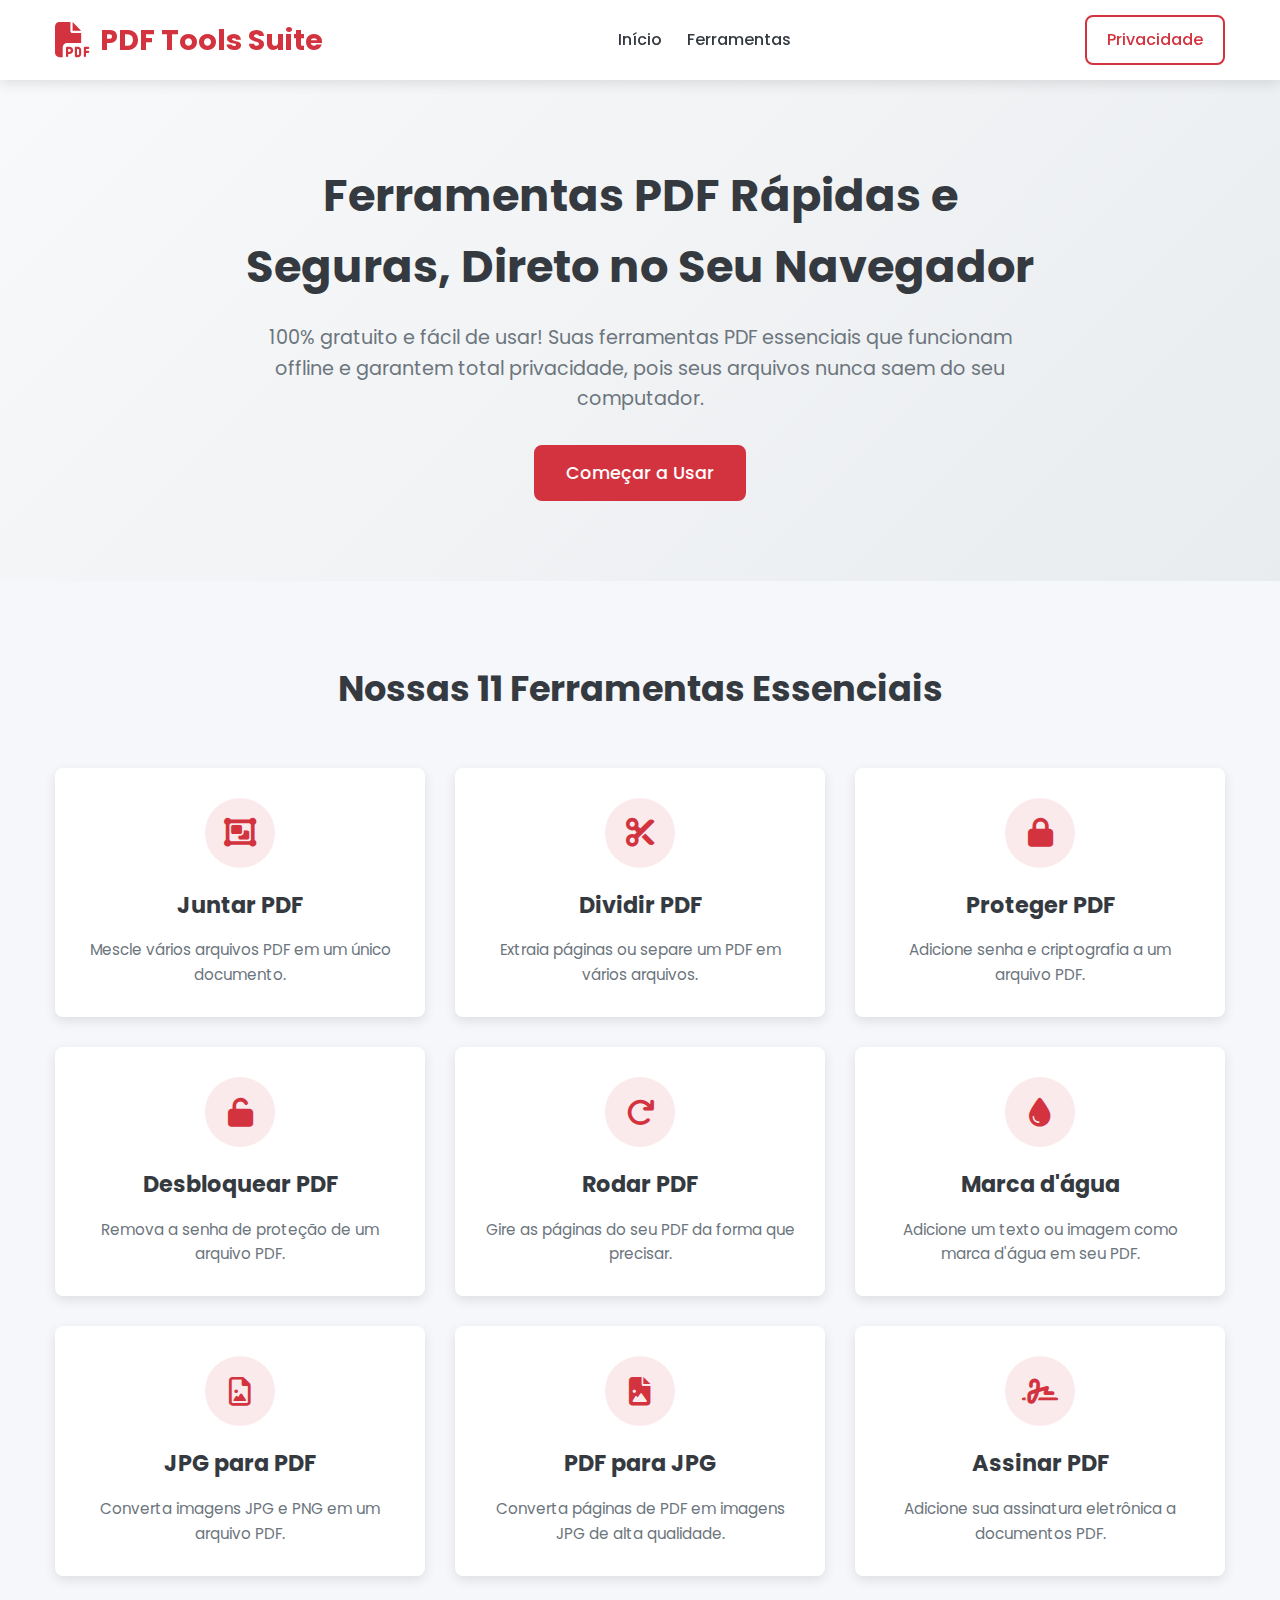
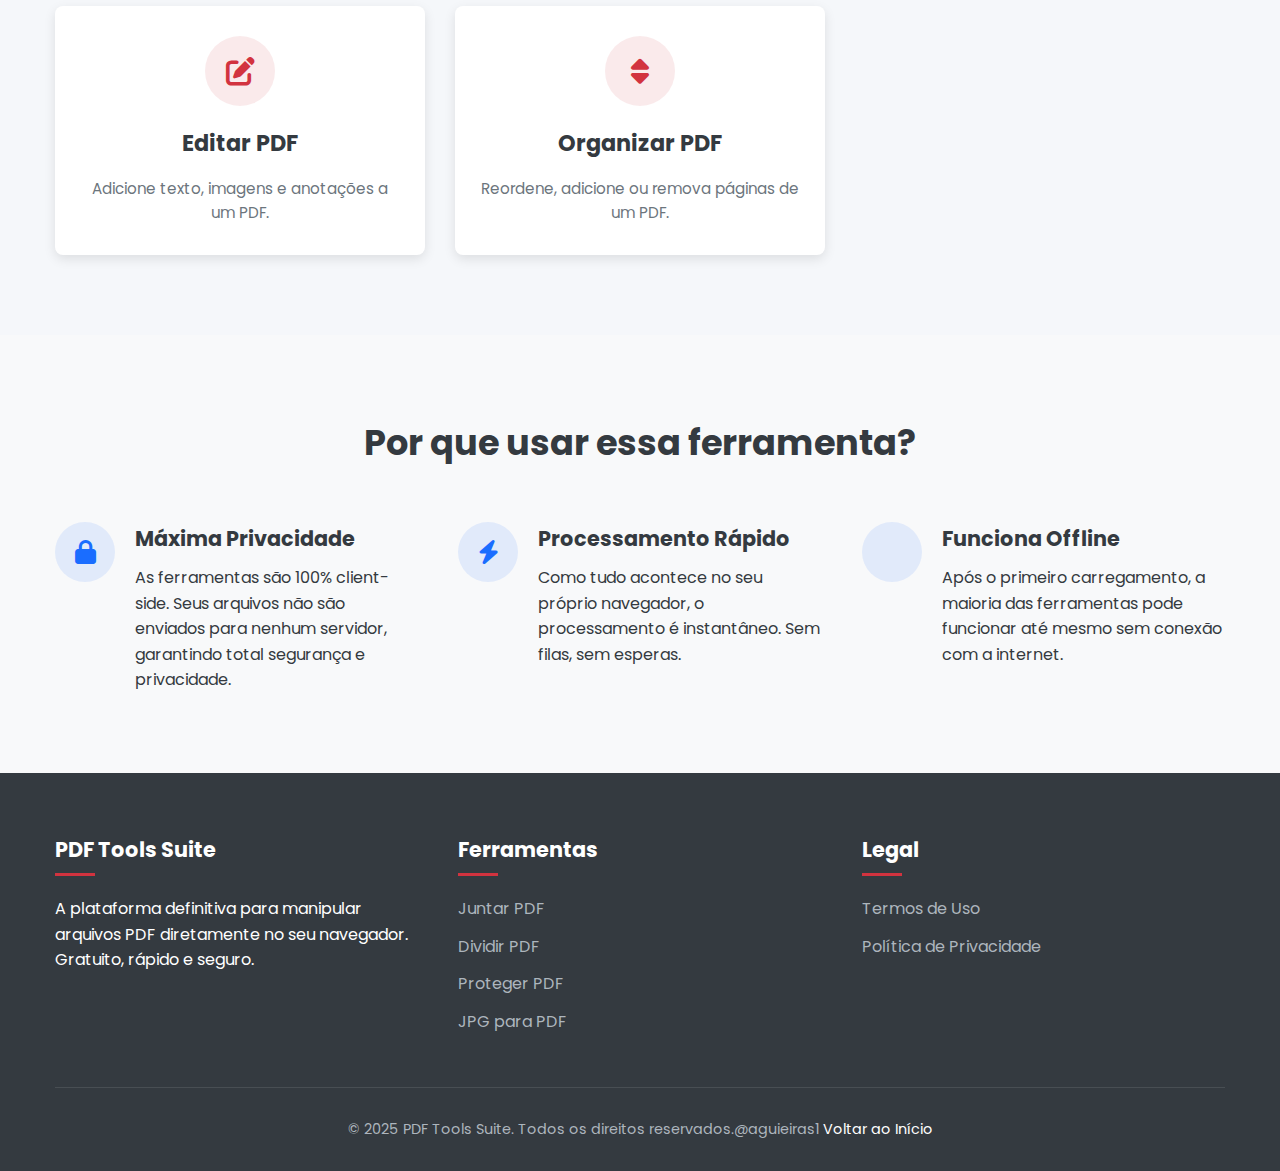
<file: index.html>
<!DOCTYPE html>
<html lang="pt-BR">
<head>
    <meta charset="UTF-8">
    <meta name="viewport" content="width=device-width, initial-scale=1.0">
    <meta name="description" content="Onze ferramentas PDF 100% gratuitas e seguras que rodam no seu navegador. Junte, divida, edite, assine e proteja PDFs com total privacidade.">
    <title>PDF Tools Suite - 11 Ferramentas PDF Client-Side</title>
    <link rel="stylesheet" href="https://cdnjs.cloudflare.com/ajax/libs/font-awesome/6.4.0/css/all.min.css">
    <link href="https://fonts.googleapis.com/css2?family=Poppins:wght@300;400;500;600;700&display=swap" rel="stylesheet">
    <link rel="stylesheet" href="css/style.css">
</head>
<body>
    <header>
        <div class="container">
            <nav class="navbar">
                <a href="index.html" class="logo">
                    <i class="fas fa-file-pdf"></i>
                    PDF Tools Suite
                </a>
                <ul class="nav-links">
                    <li><a href="index.html">Início</a></li>
                    <li><a href="tool.html">Ferramentas</a></li>
                </ul>
                <div class="nav-buttons">
                    <a href="#privacidade" class="btn btn-outline">Privacidade</a>
                </div>
            </nav>
        </div>
    </header>

    <section class="hero">
        <div class="container">
            <div class="hero-content">
                <h1>Ferramentas PDF Rápidas e Seguras, Direto no Seu Navegador</h1>
                <p>100% gratuito e fácil de usar! Suas ferramentas PDF essenciais que funcionam offline e garantem total privacidade, pois seus arquivos nunca saem do seu computador.</p>
                <div class="hero-buttons">
                    <a href="tool.html" class="btn btn-primary btn-lg">Começar a Usar</a>
                </div>
            </div>
        </div>
    </section>

    <main class="main-content">
        <section class="tools-section">
            <div class="container">
                <div class="section-title">
                    <h2>Nossas 11 Ferramentas Essenciais</h2>
                </div>
                <div class="tools-grid">
                    <a href="tool.html#juntar" class="tool-card-link"><div class="tool-card"><div class="tool-icon"><i class="fas fa-object-group"></i></div><h3>Juntar PDF</h3><p>Mescle vários arquivos PDF em um único documento.</p></div></a>
                    <a href="tool.html#dividir" class="tool-card-link"><div class="tool-card"><div class="tool-icon"><i class="fas fa-cut"></i></div><h3>Dividir PDF</h3><p>Extraia páginas ou separe um PDF em vários arquivos.</p></div></a>
                    <a href="tool.html#proteger" class="tool-card-link"><div class="tool-card"><div class="tool-icon"><i class="fas fa-lock"></i></div><h3>Proteger PDF</h3><p>Adicione senha e criptografia a um arquivo PDF.</p></div></a>
                    <a href="tool.html#desbloquear" class="tool-card-link"><div class="tool-card"><div class="tool-icon"><i class="fas fa-unlock"></i></div><h3>Desbloquear PDF</h3><p>Remova a senha de proteção de um arquivo PDF.</p></div></a>
                    <a href="tool.html#rodar" class="tool-card-link"><div class="tool-card"><div class="tool-icon"><i class="fas fa-redo"></i></div><h3>Rodar PDF</h3><p>Gire as páginas do seu PDF da forma que precisar.</p></div></a>
                    <a href="tool.html#marca-dagua" class="tool-card-link"><div class="tool-card"><div class="tool-icon"><i class="fas fa-tint"></i></div><h3>Marca d'água</h3><p>Adicione um texto ou imagem como marca d'água em seu PDF.</p></div></a>
                    <a href="tool.html#jpg-pdf" class="tool-card-link"><div class="tool-card"><div class="tool-icon"><i class="far fa-file-image"></i></div><h3>JPG para PDF</h3><p>Converta imagens JPG e PNG em um arquivo PDF.</p></div></a>
                    <a href="tool.html#pdf-jpg" class="tool-card-link"><div class="tool-card"><div class="tool-icon"><i class="fas fa-file-image"></i></div><h3>PDF para JPG</h3><p>Converta páginas de PDF em imagens JPG de alta qualidade.</p></div></a>
                    <a href="tool.html#assinar" class="tool-card-link"><div class="tool-card"><div class="tool-icon"><i class="fas fa-signature"></i></div><h3>Assinar PDF</h3><p>Adicione sua assinatura eletrônica a documentos PDF.</p></div></a>
                    <a href="tool.html#editar" class="tool-card-link"><div class="tool-card"><div class="tool-icon"><i class="fas fa-edit"></i></div><h3>Editar PDF</h3><p>Adicione texto, imagens e anotações a um PDF.</p></div></a>
                    <a href="tool.html#organizar" class="tool-card-link"><div class="tool-card"><div class="tool-icon"><i class="fas fa-sort"></i></div><h3>Organizar PDF</h3><p>Reordene, adicione ou remova páginas de um PDF.</p></div></a>
                </div>
            </div>
        </section>

        <section class="features-section" id="privacidade">
            <div class="container">
                <div class="section-title">
                    <h2>Por que usar essa ferramenta?</h2>
                </div>
                <div class="features">
                    <div class="feature">
                        <div class="feature-icon"><i class="fas fa-lock"></i></div>
                        <div class="feature-content">
                            <h3>Máxima Privacidade</h3>
                            <p>As ferramentas são 100% client-side. Seus arquivos não são enviados para nenhum servidor, garantindo total segurança e privacidade.</p>
                        </div>
                    </div>
                    <div class="feature">
                        <div class="feature-icon"><i class="fas fa-bolt"></i></div>
                        <div class="feature-content">
                            <h3>Processamento Rápido</h3>
                            <p>Como tudo acontece no seu próprio navegador, o processamento é instantâneo. Sem filas, sem esperas.</p>
                        </div>
                    </div>
                    <div class="feature">
                        <div class="feature-icon"><i class="fas fa-cloud-slash"></i></div>
                        <div class="feature-content">
                            <h3>Funciona Offline</h3>
                            <p>Após o primeiro carregamento, a maioria das ferramentas pode funcionar até mesmo sem conexão com a internet.</p>
                        </div>
                    </div>
                </div>
            </div>
        </section>
    </main>

    <footer>
        <div class="container">
            <div class="footer-content">
                 <div class="footer-column">
                    <h3>PDF Tools Suite</h3>
                    <p>A plataforma definitiva para manipular arquivos PDF diretamente no seu navegador. Gratuito, rápido e seguro.</p>
                </div>
                <div class="footer-column">
                    <h3>Ferramentas</h3>
                    <ul class="footer-links">
                        <li><a href="tool.html#juntar">Juntar PDF</a></li>
                        <li><a href="tool.html#dividir">Dividir PDF</a></li>
                        <li><a href="tool.html#proteger">Proteger PDF</a></li>
                        <li><a href="tool.html#jpg-pdf">JPG para PDF</a></li>
                    </ul>
                </div>
                <div class="footer-column">
                    <h3>Legal</h3>
                    <ul class="footer-links">
                        <li><a href="#">Termos de Uso</a></li>
                        <li><a href="#">Política de Privacidade</a></li>
                    </ul>
                </div>
            </div>
            <div class="footer-bottom">
                <p>&copy; 2025 PDF Tools Suite. Todos os direitos reservados.@aguieiras1 <a href="index.html">Voltar ao Início</a></p>
            </div>
        </div>
    </footer>
</body>
</html>
</file>
<file: css/style.css>
/* --- Reset & Root Variables --- */
* {
    margin: 0;
    padding: 0;
    box-sizing: border-box;
}

:root {
    --primary: #d2333f;
    --primary-dark: #b02a35;
    --secondary: #1a6dff;
    --light: #f8f9fa;
    --dark: #343a40;
    --gray: #6c757d;
    --light-gray: #e9ecef;
    --border-radius: 8px;
    --shadow: 0 4px 12px rgba(0, 0, 0, 0.1);
    --transition: all 0.3s ease;
}

/* --- Body & Basic Layout --- */
body {
    font-family: 'Poppins', sans-serif;
    line-height: 1.6;
    color: var(--dark);
    background-color: #f5f7fa;
    position: relative;
}

.container {
    width: 100%;
    max-width: 1200px;
    margin: 0 auto;
    padding: 0 15px;
}

/* --- Header & Navigation --- */
header {
    background-color: white;
    box-shadow: var(--shadow);
    position: sticky;
    top: 0;
    z-index: 1000;
}

.navbar {
    display: flex;
    justify-content: space-between;
    align-items: center;
    padding: 15px 0;
}

.logo {
    display: flex;
    align-items: center;
    gap: 10px;
    font-size: 1.8rem;
    font-weight: 700;
    color: var(--primary);
    text-decoration: none;
}

.logo i { font-size: 2.2rem; }

.nav-links {
    display: flex;
    list-style: none;
    gap: 25px;
}

.nav-links a {
    text-decoration: none;
    color: var(--dark);
    font-weight: 500;
    transition: var(--transition);
    position: relative;
}

.nav-links a:hover { color: var(--primary); }

.nav-links a::after {
    content: '';
    position: absolute;
    bottom: -5px;
    left: 0;
    width: 0;
    height: 2px;
    background-color: var(--primary);
    transition: var(--transition);
}

.nav-links a:hover::after { width: 100%; }

.nav-buttons { display: flex; gap: 15px; }

/* --- Buttons --- */
.btn {
    padding: 10px 20px;
    border-radius: var(--border-radius);
    font-weight: 500;
    cursor: pointer;
    transition: var(--transition);
    text-decoration: none;
    display: inline-block;
    text-align: center;
    border: 2px solid transparent;
}

.btn-outline {
    background-color: transparent;
    border-color: var(--primary);
    color: var(--primary);
}

.btn-outline:hover {
    background-color: var(--primary);
    color: white;
}

.btn-primary {
    background-color: var(--primary);
    border-color: var(--primary);
    color: white;
}

.btn-primary:hover {
    background-color: var(--primary-dark);
    border-color: var(--primary-dark);
}

.btn-lg {
    padding: 12px 30px;
    font-size: 1.1rem;
}

.btn:disabled {
    cursor: not-allowed;
    opacity: 0.7;
}


/* --- Landing Page: Hero Section --- */
.hero {
    background: linear-gradient(135deg, #f8f9fa 0%, #e9ecef 100%);
    padding: 80px 0;
    text-align: center;
}

.hero-content {
    max-width: 800px;
    margin: 0 auto;
}

.hero h1 {
    font-size: 2.8rem;
    margin-bottom: 20px;
    color: var(--dark);
}

.hero p {
    font-size: 1.2rem;
    color: var(--gray);
    margin-bottom: 30px;
}

/* --- General Section Title --- */
.section-title {
    text-align: center;
    margin-bottom: 50px;
    position: relative;
}

.section-title h2 {
    font-size: 2.2rem;
    color: var(--dark);
}

/* --- Landing Page: Tools Section --- */
.tools-section { padding: 80px 0; }

.tools-grid {
    display: grid;
    grid-template-columns: repeat(auto-fill, minmax(280px, 1fr));
    gap: 30px;
}

.tool-card-link {
    text-decoration: none;
    color: inherit;
}

.tool-card {
    background-color: white;
    border-radius: var(--border-radius);
    box-shadow: var(--shadow);
    padding: 30px 25px;
    text-align: center;
    transition: var(--transition);
    height: 100%;
}

.tool-card:hover {
    transform: translateY(-10px);
    box-shadow: 0 10px 25px rgba(0, 0, 0, 0.15);
}

.tool-icon {
    width: 70px;
    height: 70px;
    background-color: rgba(210, 51, 63, 0.1);
    border-radius: 50%;
    display: flex;
    align-items: center;
    justify-content: center;
    margin: 0 auto 20px;
    font-size: 1.8rem;
    color: var(--primary);
}
.tool-icon .far { font-weight: 400; } 

.tool-card h3 {
    font-size: 1.4rem;
    margin-bottom: 15px;
    color: var(--dark);
}

.tool-card p {
    color: var(--gray);
    font-size: 0.95rem;
}

/* --- Landing Page: Features Section --- */
.features-section {
    padding: 80px 0;
    background-color: var(--light);
}

.features {
    display: grid;
    grid-template-columns: repeat(auto-fit, minmax(300px, 1fr));
    gap: 40px;
}

.feature { display: flex; gap: 20px; }

.feature-icon {
    min-width: 60px;
    height: 60px;
    background-color: rgba(26, 109, 255, 0.1);
    border-radius: 50%;
    display: flex;
    align-items: center;
    justify-content: center;
    font-size: 1.5rem;
    color: var(--secondary);
}

.feature-content h3 {
    font-size: 1.3rem;
    margin-bottom: 10px;
}

/* --- Tool Page: Tabs --- */
.tool-tabs {
    display: flex;
    justify-content: center;
    margin: 20px 0 40px;
    flex-wrap: wrap;
    gap: 10px;
    padding: 0 15px;
}

.tool-tab {
    padding: 10px 20px;
    background: white;
    border: 1px solid var(--light-gray);
    border-radius: 30px;
    cursor: pointer;
    font-weight: 500;
    transition: var(--transition);
    font-size: 0.9rem;
}

.tool-tab.active {
    background: var(--primary);
    color: white;
    border-color: var(--primary);
}

.tool-tab:hover:not(.active) {
    border-color: var(--primary);
    color: var(--primary);
}

/* --- Tool Page: Content --- */
.tool-page {
    display: none;
    animation: fadeIn 0.5s;
}
.tool-page.active {
    display: block;
}

@keyframes fadeIn {
    from { opacity: 0; transform: translateY(10px); }
    to { opacity: 1; transform: translateY(0); }
}

.tool-hero {
    padding: 40px 0 20px;
    text-align: center;
}

.tool-hero-content {
    max-width: 700px;
    margin: 0 auto;
}

.tool-hero h1 {
    font-size: 2.5rem;
    margin-bottom: 15px;
}

.tool-hero p {
    font-size: 1.1rem;
    color: var(--gray);
}

.tool-container-wrapper {
    display: flex;
    gap: 30px;
    padding: 20px 0 40px;
    flex-wrap: wrap;
    align-items: flex-start;
}

.tool-main {
    flex: 1;
    min-width: 300px;
    background-color: white;
    border-radius: var(--border-radius);
    box-shadow: var(--shadow);
    padding: 30px;
}

.tool-sidebar {
    width: 320px;
    min-width: 300px;
}

.upload-area {
    border: 2px dashed var(--light-gray);
    border-radius: var(--border-radius);
    padding: 40px 20px;
    text-align: center;
    margin-bottom: 30px;
    transition: var(--transition);
    position: relative;
}

.upload-area.active {
    border-color: var(--primary);
    background-color: rgba(210, 51, 63, 0.05);
}

.upload-area i {
    font-size: 3.5rem;
    color: var(--primary);
    margin-bottom: 15px;
}

.upload-area h3 {
    font-size: 1.4rem;
    margin-bottom: 10px;
}

.upload-area p {
    color: var(--gray);
    margin-bottom: 20px;
}

.file-input {
    position: absolute;
    width: 100%;
    height: 100%;
    top: 0;
    left: 0;
    opacity: 0;
    cursor: pointer;
}

.tool-options { margin-top: 30px; }

.option-group { margin-bottom: 25px; }

.option-group h3 {
    font-size: 1.2rem;
    margin-bottom: 15px;
    display: flex;
    align-items: center;
    gap: 10px;
}
.option-group h3 i { color: var(--primary); }

select, input[type="text"], input[type="url"], input[type="password"], input[type="file"] {
    width: 100%;
    padding: 10px 15px;
    border: 1px solid var(--light-gray);
    border-radius: var(--border-radius);
    font-family: 'Poppins', sans-serif;
}

.checkbox-group {
    display: flex;
    align-items: center;
    gap: 10px;
    margin-bottom: 10px;
}

.tool-actions {
    display: flex;
    gap: 15px;
    margin-top: 30px;
}
.tool-actions .btn { flex: 1; }

.info-section {
    background: white;
    padding: 25px;
    border-radius: var(--border-radius);
    box-shadow: var(--shadow);
}

.info-section h3 {
    font-size: 1.3rem;
    margin-bottom: 20px;
    padding-bottom: 10px;
    border-bottom: 2px solid var(--light-gray);
}

.steps { display: flex; flex-direction: column; gap: 20px; }

.step {
    text-align: center;
    padding: 15px;
    background-color: rgba(210, 51, 63, 0.05);
    border-radius: var(--border-radius);
}

.step-number {
    width: 35px;
    height: 35px;
    background-color: var(--primary);
    color: white;
    border-radius: 50%;
    display: flex;
    align-items: center;
    justify-content: center;
    margin: 0 auto 15px;
    font-weight: bold;
}

.step h4 { margin-bottom: 5px; }
.step p { font-size: 0.9rem; color: var(--gray); }

/* --- Footer --- */
footer {
    background-color: var(--dark);
    color: white;
    padding: 60px 0 30px;
}

.footer-content {
    display: grid;
    grid-template-columns: repeat(auto-fit, minmax(250px, 1fr));
    gap: 40px;
    margin-bottom: 40px;
}

.footer-column h3 {
    font-size: 1.3rem;
    margin-bottom: 20px;
    position: relative;
    padding-bottom: 10px;
}

.footer-column h3::after {
    content: '';
    position: absolute;
    bottom: 0;
    left: 0;
    width: 40px;
    height: 3px;
    background-color: var(--primary);
}

.footer-links { list-style: none; }
.footer-links li { margin-bottom: 12px; }
.footer-links a {
    color: #adb5bd;
    text-decoration: none;
    transition: var(--transition);
}
.footer-links a:hover {
    color: white;
    padding-left: 5px;
}

.footer-bottom {
    text-align: center;
    padding-top: 30px;
    border-top: 1px solid rgba(255, 255, 255, 0.1);
    color: #adb5bd;
    font-size: 0.9rem;
}
.footer-bottom a {
    color: white;
    text-decoration: none;
}
.footer-bottom a:hover {
    text-decoration: underline;
}

/* --- Responsive Design --- */
@media (max-width: 768px) {
    .navbar { flex-direction: column; gap: 20px; }
    .hero { padding: 60px 0; }
    .hero h1 { font-size: 2rem; }
    .tools-section, .features-section { padding: 60px 0; }
    .tool-container-wrapper { flex-direction: column; }
    .tool-sidebar { width: 100%; }
}

@media (max-width: 576px) {
    .tool-hero h1 { font-size: 1.8rem; }
    .tool-tabs { justify-content: flex-start; }
}
</file>
